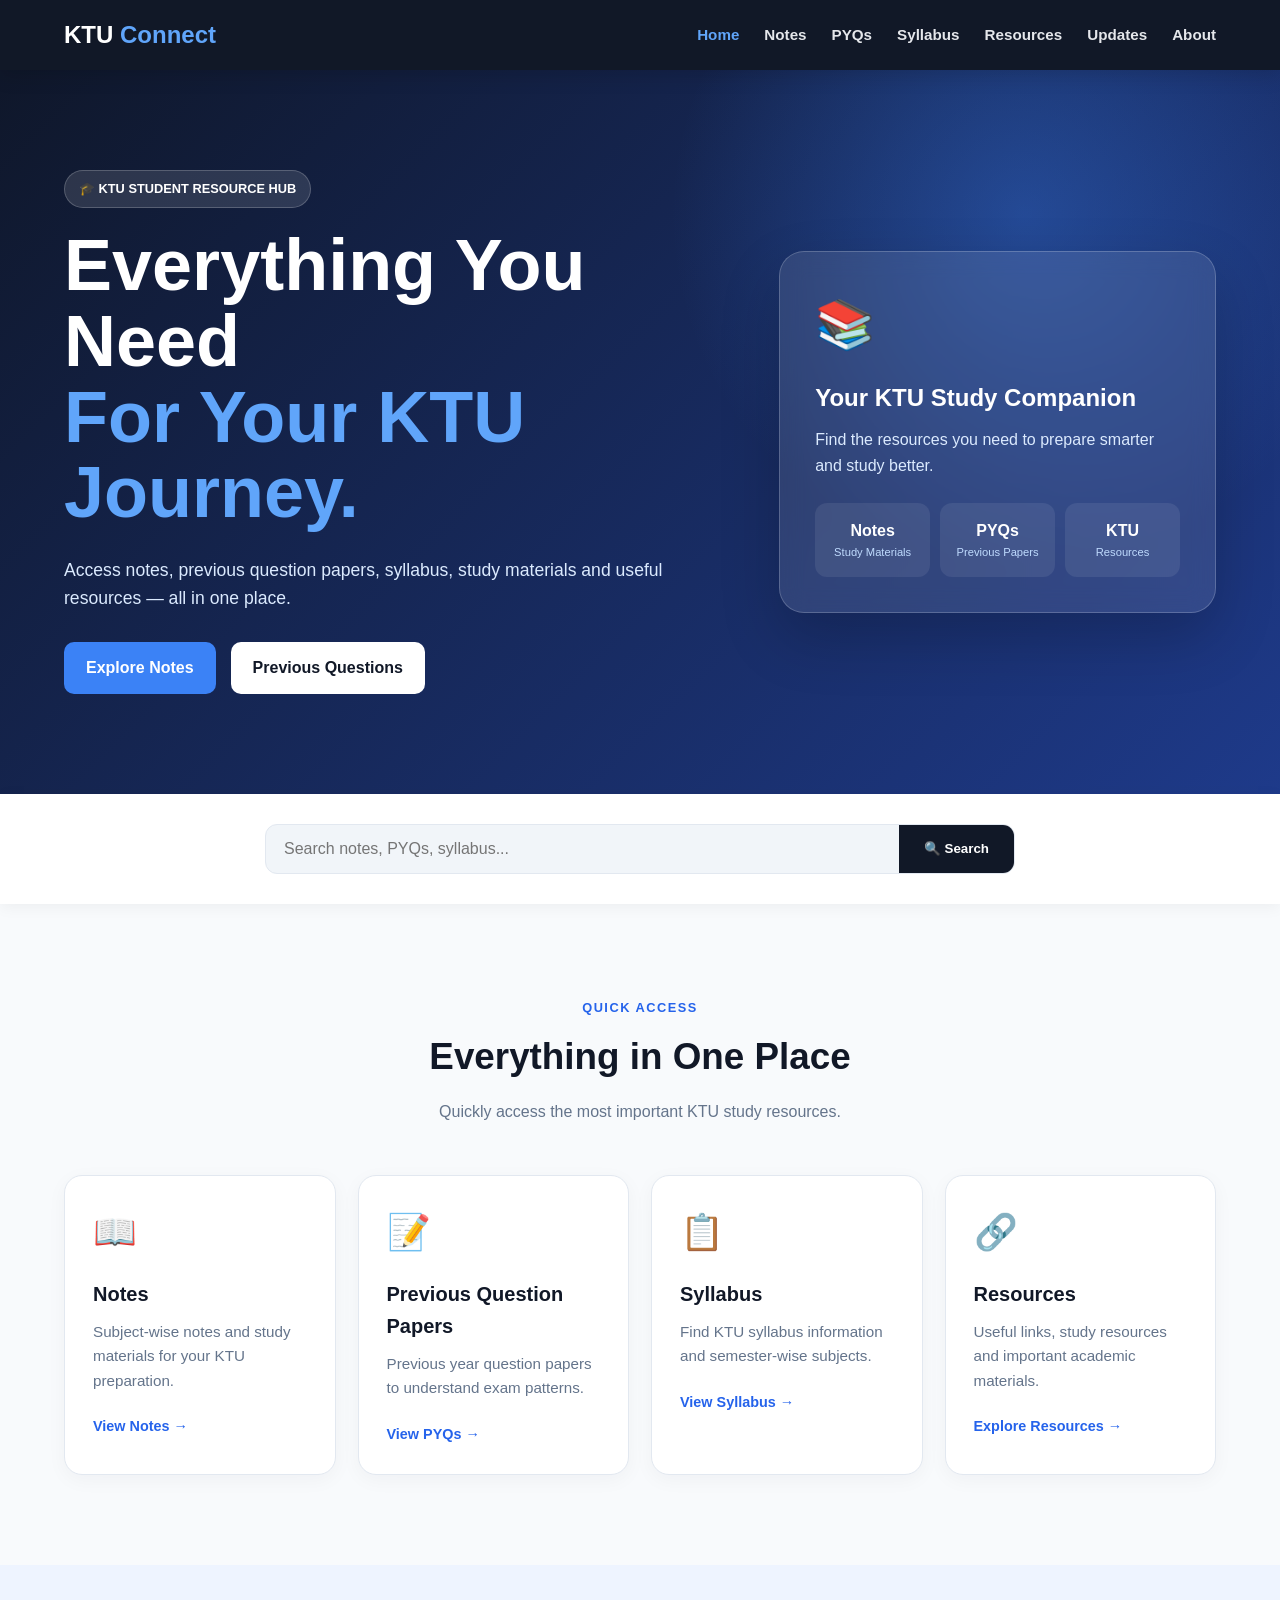
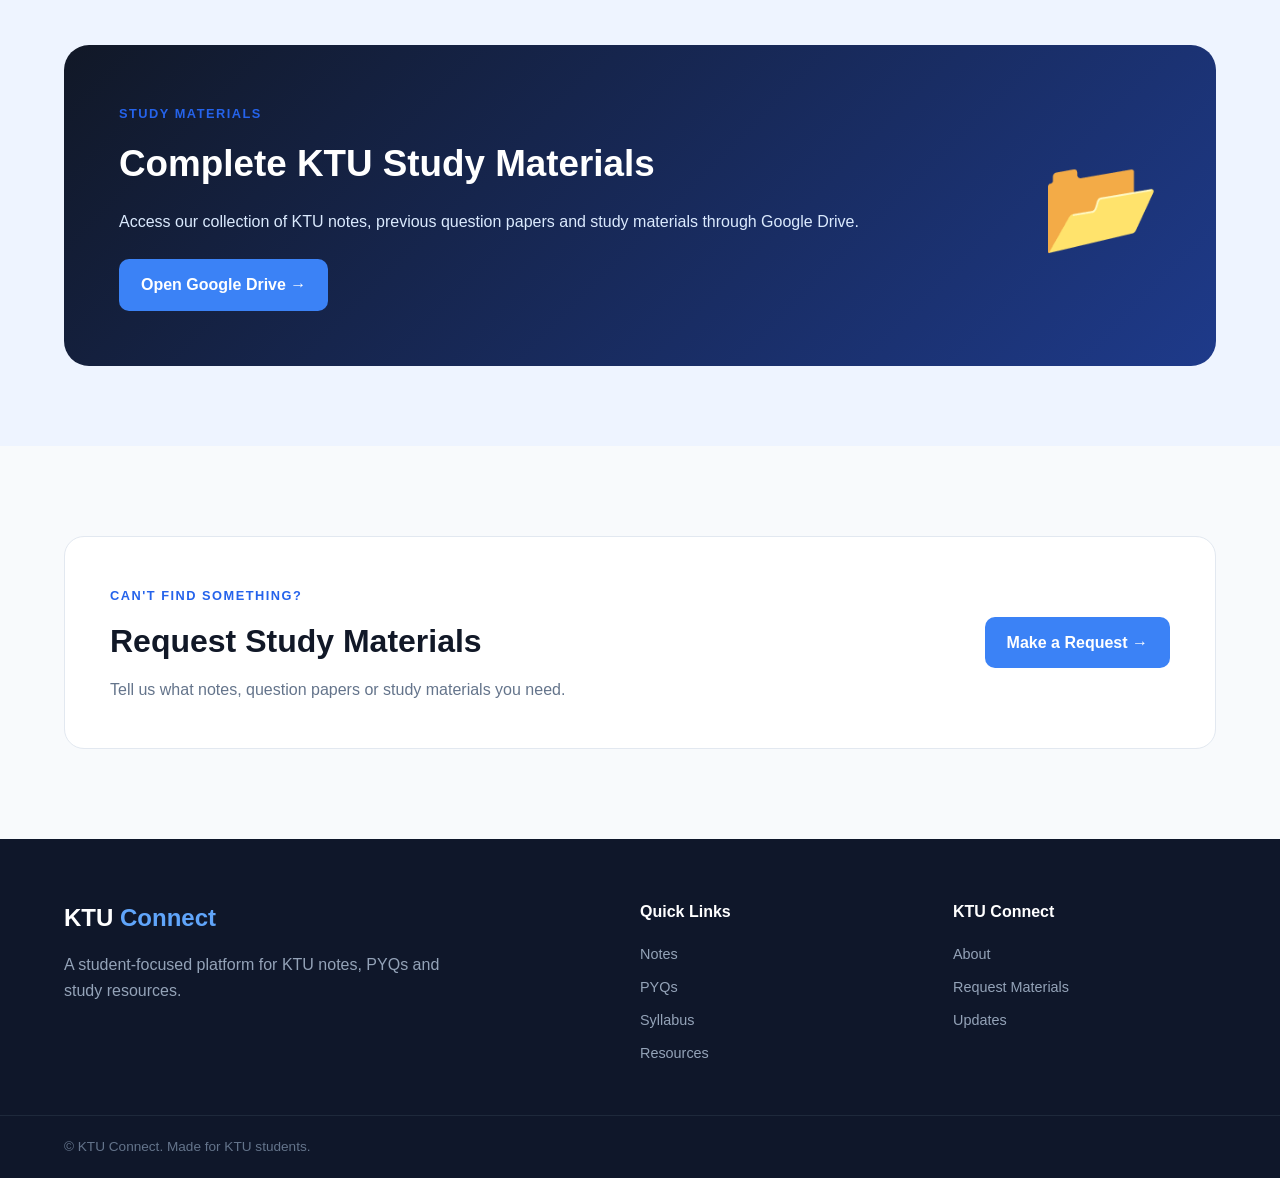
<file: index.html>
<!DOCTYPE html>
<html lang="en">

<head>

    <meta charset="UTF-8">

    <meta name="viewport"
          content="width=device-width, initial-scale=1.0">

    <meta name="description"
          content="KTU Connect - Notes, Previous Question Papers, Syllabus and Study Materials">

    <title>KTU Connect | KTU Student Resource Hub</title>

    <!-- MAIN CSS -->
    <link rel="stylesheet" href="style.css">

    <!-- FAVICON -->
    <link rel="icon"
          type="image/svg+xml"
          href="assets/icons/favicon.svg">

</head>


<body>


<!-- ================= NAVBAR ================= -->

<header class="navbar">

    <div class="container nav-container">

        <a href="index.html" class="logo">
            KTU <span>Connect</span>
        </a>


        <button
            class="menu-toggle"
            id="menuToggle"
            aria-label="Open Menu">

            ☰

        </button>


        <nav class="nav-links" id="navLinks">

            <a href="index.html" class="active">
                Home
            </a>

            <a href="pages/notes.html">
                Notes
            </a>

            <a href="pages/pyq.html">
                PYQs
            </a>

            <a href="pages/syllabus.html">
                Syllabus
            </a>

            <a href="pages/resources.html">
                Resources
            </a>

            <a href="pages/updates.html">
                Updates
            </a>

            <a href="pages/about.html">
                About
            </a>

        </nav>

    </div>

</header>



<!-- ================= HERO ================= -->

<section class="hero">

    <div class="container hero-content">


        <div class="hero-text">

            <span class="hero-badge">
                🎓 KTU STUDENT RESOURCE HUB
            </span>


            <h1>

                Everything You Need

                <span>
                    For Your KTU Journey.
                </span>

            </h1>


            <p>

                Access notes, previous question papers,
                syllabus, study materials and useful
                resources — all in one place.

            </p>


            <div class="hero-buttons">

                <a
                    href="pages/notes.html"
                    class="btn btn-primary">

                    Explore Notes

                </a>


                <a
                    href="pages/pyq.html"
                    class="btn btn-secondary">

                    Previous Questions

                </a>

            </div>

        </div>



        <div class="hero-card">

            <div class="hero-card-icon">
                📚
            </div>


            <h3>
                Your KTU Study Companion
            </h3>


            <p>

                Find the resources you need to
                prepare smarter and study better.

            </p>


            <div class="hero-stats">

                <div>

                    <strong>
                        Notes
                    </strong>

                    <span>
                        Study Materials
                    </span>

                </div>


                <div>

                    <strong>
                        PYQs
                    </strong>

                    <span>
                        Previous Papers
                    </span>

                </div>


                <div>

                    <strong>
                        KTU
                    </strong>

                    <span>
                        Resources
                    </span>

                </div>

            </div>

        </div>

    </div>

</section>



<!-- ================= SEARCH ================= -->

<section class="search-section">

    <div class="container">

        <div class="search-box">

            <input
                type="text"
                id="searchInput"
                placeholder="Search notes, PYQs, syllabus...">


            <button id="searchButton">

                🔍 Search

            </button>

        </div>

    </div>

</section>



<!-- ================= QUICK ACCESS ================= -->

<section class="content-section">

    <div class="container">


        <div class="section-heading">

            <span class="section-label">
                QUICK ACCESS
            </span>


            <h2>
                Everything in One Place
            </h2>


            <p>
                Quickly access the most important
                KTU study resources.
            </p>

        </div>



        <div class="card-grid">


            <!-- NOTES -->

            <a
                href="pages/notes.html"
                class="content-card">

                <div class="card-icon">
                    📖
                </div>


                <h3>
                    Notes
                </h3>


                <p>

                    Subject-wise notes and study
                    materials for your KTU preparation.

                </p>


                <span class="card-link">
                    View Notes →
                </span>

            </a>



            <!-- PYQs -->

            <a
                href="pages/pyq.html"
                class="content-card">

                <div class="card-icon">
                    📝
                </div>


                <h3>
                    Previous Question Papers
                </h3>


                <p>

                    Previous year question papers
                    to understand exam patterns.

                </p>


                <span class="card-link">
                    View PYQs →
                </span>

            </a>



            <!-- SYLLABUS -->

            <a
                href="pages/syllabus.html"
                class="content-card">

                <div class="card-icon">
                    📋
                </div>


                <h3>
                    Syllabus
                </h3>


                <p>

                    Find KTU syllabus information
                    and semester-wise subjects.

                </p>


                <span class="card-link">
                    View Syllabus →
                </span>

            </a>



            <!-- RESOURCES -->

            <a
                href="pages/resources.html"
                class="content-card">

                <div class="card-icon">
                    🔗
                </div>


                <h3>
                    Resources
                </h3>


                <p>

                    Useful links, study resources
                    and important academic materials.

                </p>


                <span class="card-link">
                    Explore Resources →
                </span>

            </a>

        </div>

    </div>

</section>



<!-- ================= GOOGLE DRIVE ================= -->

<section class="drive-section">

    <div class="container">

        <div class="drive-card">


            <div class="drive-content">

                <span class="section-label">
                    STUDY MATERIALS
                </span>


                <h2>
                    Complete KTU Study Materials
                </h2>


                <p>

                    Access our collection of KTU notes,
                    previous question papers and study
                    materials through Google Drive.

                </p>


                <a
                    href="https://drive.google.com/drive/folders/1opwLlR4TUXMI84UcQUF1pUEvRDBuUGTG"
                    target="_blank"
                    rel="noopener noreferrer"
                    class="btn btn-primary">

                    Open Google Drive →

                </a>

            </div>


            <div class="drive-icon">
                📂
            </div>

        </div>

    </div>

</section>



<!-- ================= REQUEST ================= -->

<section class="content-section">

    <div class="container">

        <div class="request-box">


            <div>

                <span class="section-label">
                    CAN'T FIND SOMETHING?
                </span>


                <h2>
                    Request Study Materials
                </h2>


                <p>

                    Tell us what notes, question papers
                    or study materials you need.

                </p>

            </div>


            <a
                href="pages/request.html"
                class="btn btn-primary">

                Make a Request →

            </a>

        </div>

    </div>

</section>



<!-- ================= FOOTER ================= -->

<footer class="footer">

    <div class="container footer-container">


        <div class="footer-brand">

            <a
                href="index.html"
                class="logo">

                KTU <span>Connect</span>

            </a>


            <p>

                A student-focused platform for KTU
                notes, PYQs and study resources.

            </p>

        </div>



        <div class="footer-links">

            <h4>
                Quick Links
            </h4>


            <a href="pages/notes.html">
                Notes
            </a>


            <a href="pages/pyq.html">
                PYQs
            </a>


            <a href="pages/syllabus.html">
                Syllabus
            </a>


            <a href="pages/resources.html">
                Resources
            </a>

        </div>



        <div class="footer-links">

            <h4>
                KTU Connect
            </h4>


            <a href="pages/about.html">
                About
            </a>


            <a href="pages/request.html">
                Request Materials
            </a>


            <a href="pages/updates.html">
                Updates
            </a>

        </div>

    </div>



    <div class="footer-bottom">

        <div class="container">

            <p>

                ©
                <span id="currentYear"></span>
                KTU Connect.
                Made for KTU students.

            </p>

        </div>

    </div>

</footer>



<!-- JAVASCRIPT -->

<script src="js/script.js"></script>


</body>

</html>
</file>
<file: style.css>
/* ================================
   KTU CONNECT - MAIN STYLESHEET
   ================================ */

* {
    margin: 0;
    padding: 0;
    box-sizing: border-box;
}

html {
    scroll-behavior: smooth;
}

body {
    font-family: Arial, Helvetica, sans-serif;
    background: #f8fafc;
    color: #111827;
    line-height: 1.6;
}

a {
    text-decoration: none;
    color: inherit;
}

img {
    max-width: 100%;
}

.container {
    width: 90%;
    max-width: 1200px;
    margin: 0 auto;
}


/* ================================
   NAVBAR
   ================================ */

.navbar {
    background: #111827;
    color: white;
    position: sticky;
    top: 0;
    z-index: 1000;
    box-shadow: 0 4px 20px rgba(0,0,0,0.15);
}

.nav-container {
    min-height: 70px;
    display: flex;
    align-items: center;
    justify-content: space-between;
}

.logo {
    color: white;
    font-size: 1.5rem;
    font-weight: 800;
}

.logo span {
    color: #60a5fa;
}

.nav-links {
    display: flex;
    align-items: center;
    gap: 25px;
}

.nav-links a {
    color: #e5e7eb;
    font-size: 0.95rem;
    font-weight: 600;
    transition: 0.3s;
}

.nav-links a:hover,
.nav-links a.active {
    color: #60a5fa;
}

.menu-toggle {
    display: none;
    background: transparent;
    border: none;
    color: white;
    font-size: 1.8rem;
    cursor: pointer;
}


/* ================================
   HERO
   ================================ */

.hero {
    background:
        radial-gradient(circle at 80% 20%, rgba(59,130,246,0.35), transparent 30%),
        linear-gradient(135deg, #0f172a, #1e3a8a);
    color: white;
    padding: 100px 0;
    overflow: hidden;
}

.hero-content {
    display: grid;
    grid-template-columns: 1.2fr 0.8fr;
    gap: 60px;
    align-items: center;
}

.hero-badge {
    display: inline-block;
    padding: 8px 14px;
    background: rgba(255,255,255,0.12);
    border: 1px solid rgba(255,255,255,0.2);
    border-radius: 50px;
    font-size: 0.8rem;
    font-weight: 700;
    margin-bottom: 20px;
}

.hero h1 {
    font-size: clamp(2.5rem, 6vw, 4.5rem);
    line-height: 1.05;
    margin-bottom: 25px;
    color: white;
}

.hero h1 span {
    display: block;
    color: #60a5fa;
}

.hero p {
    max-width: 650px;
    font-size: 1.1rem;
    color: #dbeafe;
    margin-bottom: 30px;
}

.hero-buttons {
    display: flex;
    gap: 15px;
    flex-wrap: wrap;
}

.btn {
    display: inline-block;
    padding: 13px 22px;
    border-radius: 10px;
    font-weight: 700;
    transition: 0.3s;
    border: none;
    cursor: pointer;
}

.btn-primary {
    background: #3b82f6;
    color: white;
}

.btn-primary:hover {
    background: #2563eb;
    transform: translateY(-2px);
}

.btn-secondary {
    background: white;
    color: #111827;
}

.btn-secondary:hover {
    background: #e5e7eb;
    transform: translateY(-2px);
}


/* ================================
   HERO CARD
   ================================ */

.hero-card {
    background: rgba(255,255,255,0.1);
    border: 1px solid rgba(255,255,255,0.2);
    backdrop-filter: blur(12px);
    border-radius: 25px;
    padding: 35px;
    box-shadow: 0 25px 60px rgba(0,0,0,0.2);
}

.hero-card-icon {
    font-size: 3rem;
    margin-bottom: 15px;
}

.hero-card h3 {
    font-size: 1.5rem;
    margin-bottom: 10px;
}

.hero-card p {
    font-size: 1rem;
    margin-bottom: 25px;
}

.hero-stats {
    display: grid;
    grid-template-columns: repeat(3, 1fr);
    gap: 10px;
}

.hero-stats div {
    background: rgba(255,255,255,0.08);
    padding: 15px 8px;
    border-radius: 12px;
    text-align: center;
}

.hero-stats strong {
    display: block;
    font-size: 1rem;
}

.hero-stats span {
    display: block;
    font-size: 0.7rem;
    color: #bfdbfe;
}


/* ================================
   SEARCH
   ================================ */

.search-section {
    background: white;
    padding: 30px 0;
    box-shadow: 0 3px 15px rgba(0,0,0,0.05);
}

.search-box {
    display: flex;
    max-width: 750px;
    margin: auto;
    background: #f1f5f9;
    border: 1px solid #e2e8f0;
    border-radius: 12px;
    overflow: hidden;
}

.search-box input {
    flex: 1;
    border: none;
    outline: none;
    padding: 15px 18px;
    background: transparent;
    font-size: 1rem;
}

.search-box button {
    border: none;
    background: #111827;
    color: white;
    padding: 0 25px;
    cursor: pointer;
    font-weight: 700;
}


/* ================================
   SECTIONS
   ================================ */

.content-section {
    padding: 90px 0;
}

.section-heading {
    text-align: center;
    max-width: 700px;
    margin: 0 auto 50px;
}

.section-label {
    display: inline-block;
    color: #2563eb;
    font-size: 0.8rem;
    font-weight: 800;
    letter-spacing: 1.5px;
    margin-bottom: 10px;
}

.section-heading h2 {
    font-size: 2.3rem;
    color: #111827;
    margin-bottom: 12px;
}

.section-heading p {
    color: #64748b;
}


/* ================================
   CARDS
   ================================ */

.card-grid {
    display: grid;
    grid-template-columns: repeat(4, 1fr);
    gap: 22px;
}

.content-card {
    background: white;
    border: 1px solid #e2e8f0;
    border-radius: 18px;
    padding: 28px;
    transition: 0.3s;
    box-shadow: 0 5px 20px rgba(15,23,42,0.04);
}

.content-card:hover {
    transform: translateY(-7px);
    border-color: #93c5fd;
    box-shadow: 0 15px 35px rgba(15,23,42,0.1);
}

.card-icon {
    font-size: 2.2rem;
    margin-bottom: 18px;
}

.content-card h3 {
    color: #111827;
    font-size: 1.25rem;
    margin-bottom: 10px;
}

.content-card p {
    color: #64748b;
    font-size: 0.95rem;
    margin-bottom: 20px;
}

.card-link {
    color: #2563eb;
    font-weight: 700;
    font-size: 0.9rem;
}


/* ================================
   GOOGLE DRIVE
   ================================ */

.drive-section {
    padding: 80px 0;
    background: #eef4ff;
}

.drive-card {
    background: linear-gradient(135deg, #111827, #1e3a8a);
    color: white;
    border-radius: 25px;
    padding: 55px;
    display: flex;
    align-items: center;
    justify-content: space-between;
    gap: 40px;
}

.drive-content {
    max-width: 750px;
}

.drive-card h2 {
    font-size: 2.3rem;
    margin-bottom: 15px;
}

.drive-card p {
    color: #dbeafe;
    margin-bottom: 25px;
}

.drive-icon {
    font-size: 6rem;
}


/* ================================
   REQUEST
   ================================ */

.request-box {
    background: white;
    border: 1px solid #e2e8f0;
    border-radius: 20px;
    padding: 45px;
    display: flex;
    justify-content: space-between;
    align-items: center;
    gap: 30px;
}

.request-box h2 {
    font-size: 2rem;
    color: #111827;
    margin-bottom: 10px;
}

.request-box p {
    color: #64748b;
}


/* ================================
   FOOTER
   ================================ */

.footer {
    background: #0f172a;
    color: white;
    padding-top: 60px;
}

.footer-container {
    display: grid;
    grid-template-columns: 2fr 1fr 1fr;
    gap: 50px;
    padding-bottom: 50px;
}

.footer-brand p {
    max-width: 400px;
    color: #94a3b8;
    margin-top: 15px;
}

.footer-links {
    display: flex;
    flex-direction: column;
    gap: 10px;
}

.footer-links h4 {
    margin-bottom: 8px;
}

.footer-links a {
    color: #94a3b8;
    font-size: 0.9rem;
    transition: 0.3s;
}

.footer-links a:hover {
    color: #60a5fa;
}

.footer-bottom {
    border-top: 1px solid #1e293b;
    padding: 20px 0;
    color: #64748b;
    font-size: 0.85rem;
}


/* ================================
   PAGE HEADER
   ================================ */

.page-header {
    background: linear-gradient(135deg, #111827, #1e3a8a);
    color: white;
    padding: 70px 0;
    text-align: center;
}

.page-header h1 {
    font-size: 3rem;
    margin-bottom: 10px;
}

.page-header p {
    color: #dbeafe;
}


/* ================================
   GENERAL CONTENT
   ================================ */

.content-card ul,
.content-section ul {
    padding-left: 20px;
}

.form-group {
    margin-bottom: 20px;
}

.form-group label {
    display: block;
    font-weight: 700;
    margin-bottom: 8px;
}

.form-group input,
.form-group textarea,
.form-group select {
    width: 100%;
    padding: 13px;
    border: 1px solid #cbd5e1;
    border-radius: 8px;
    outline: none;
    font-family: inherit;
}

.form-group textarea {
    min-height: 150px;
    resize: vertical;
}

.form-group input:focus,
.form-group textarea:focus,
.form-group select:focus {
    border-color: #3b82f6;
}


/* ================================
   MOBILE
   ================================ */

@media (max-width: 900px) {

    .hero-content {
        grid-template-columns: 1fr;
    }

    .card-grid {
        grid-template-columns: repeat(2, 1fr);
    }

    .footer-container {
        grid-template-columns: 1fr 1fr;
    }

    .drive-card {
        padding: 40px;
    }
}


@media (max-width: 700px) {

    .nav-container {
        min-height: 60px;
    }

    .menu-toggle {
        display: block;
    }

    .nav-links {
        display: none;
        position: absolute;
        top: 60px;
        left: 0;
        width: 100%;
        background: #111827;
        flex-direction: column;
        align-items: flex-start;
        padding: 20px;
        gap: 15px;
    }

    .nav-links.show {
        display: flex;
    }

    .hero {
        padding: 70px 0;
    }

    .hero h1 {
        font-size: 2.6rem;
    }

    .hero-card {
        padding: 25px;
    }

    .hero-stats {
        grid-template-columns: 1fr;
    }

    .card-grid {
        grid-template-columns: 1fr;
    }

    .content-section {
        padding: 60px 0;
    }

    .section-heading h2 {
        font-size: 1.9rem;
    }

    .drive-card {
        flex-direction: column;
        align-items: flex-start;
        padding: 30px;
    }

    .drive-card h2 {
        font-size: 1.8rem;
    }

    .drive-icon {
        font-size: 4rem;
    }

    .request-box {
        flex-direction: column;
        align-items: flex-start;
        padding: 30px;
    }

    .footer-container {
        grid-template-columns: 1fr;
        gap: 35px;
    }
}


@media (max-width: 450px) {

    .container {
        width: 92%;
    }

    .hero h1 {
        font-size: 2.2rem;
    }

    .hero-buttons {
        flex-direction: column;
    }

    .hero-buttons .btn {
        text-align: center;
        width: 100%;
    }

    .search-box {
        flex-direction: column;
    }

    .search-box button {
        padding: 12px;
    }
}
</file>
